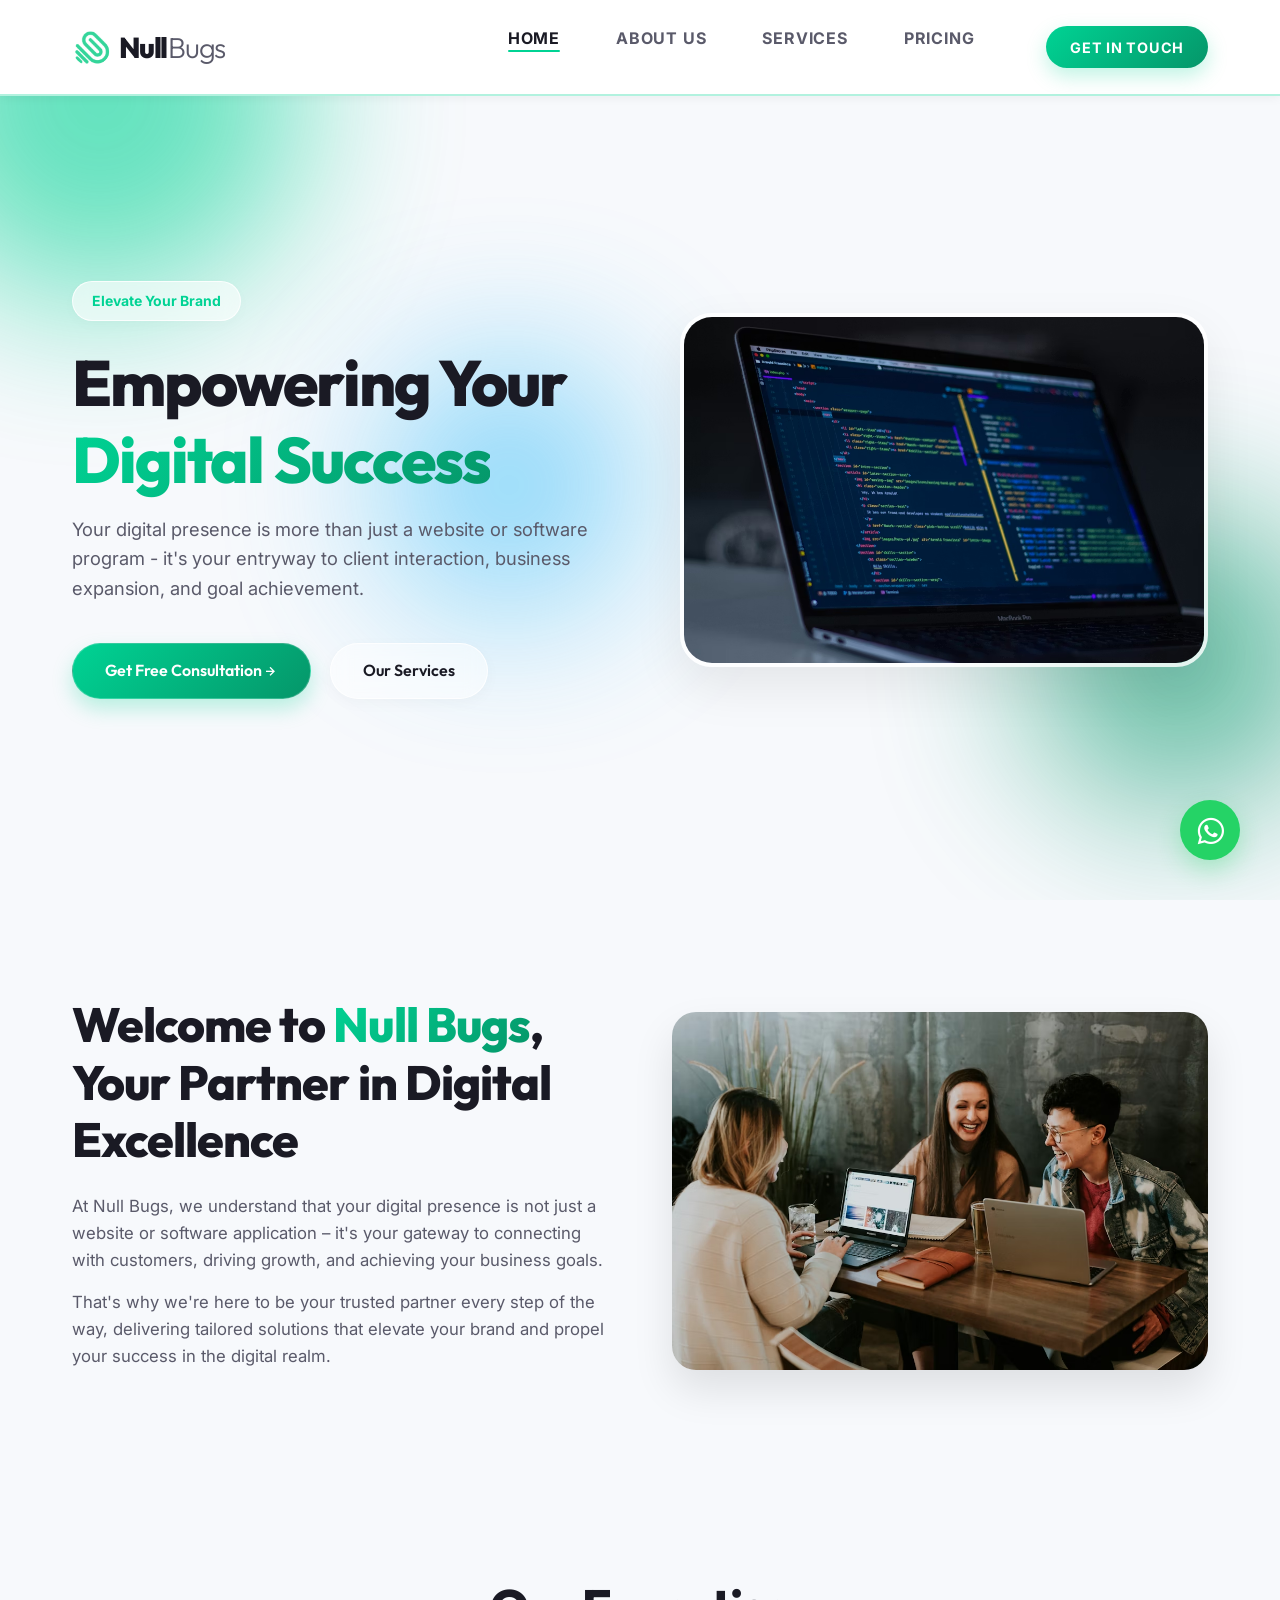
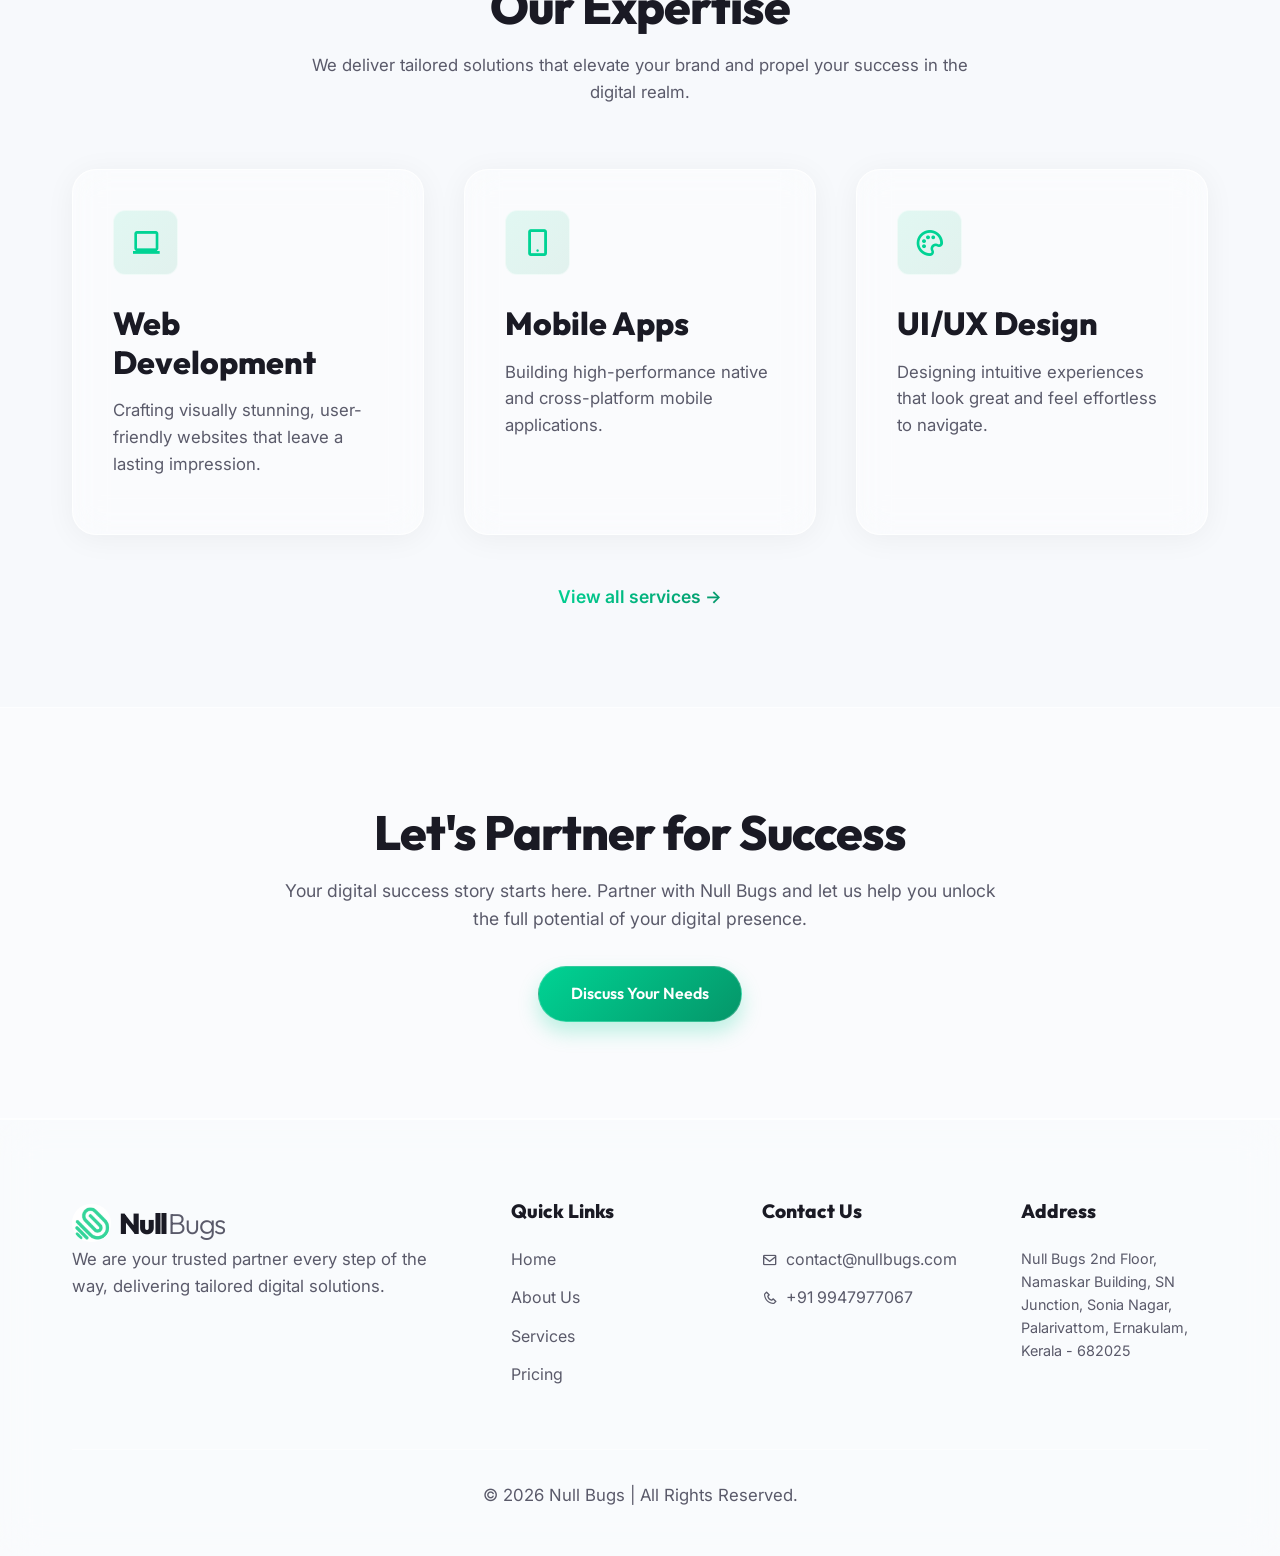
<file: index.html>
<!DOCTYPE html>
<html lang="en">

<head>
    <meta charset="UTF-8">
    <meta name="viewport" content="width=device-width, initial-scale=1.0">
    <title>Expert Web Development Services | Null Bugs</title>
    <meta name="description"
        content="Null Bugs offers expert web development, software development, and UI/UX services in Kerala, Bangalore, and Dubai.">
    <!-- Boxicons -->
    <link href='https://unpkg.com/boxicons@2.1.4/css/boxicons.min.css' rel='stylesheet'>
    <link rel="icon" type="image/png" href="images/logo.png">
    <!-- Custom CSS -->
    <link rel="stylesheet" href="css/style.css">
</head>

<body>
    <div class="background-blobs">
        <div class="blob blob-1"></div>
        <div class="blob blob-2"></div>
        <div class="blob blob-3"></div>
    </div>

    <!-- Navbar -->
    <nav class="navbar">
        <div class="container navbar-inner">
            <a href="index.html" class="logo">
                <img src="images/logo.png" alt="Null Bugs Logo" class="logo-img"> <span
                    class="logo-null">Null</span><span class="logo-bugs">Bugs</span>
            </a>

            <ul class="nav-links">
                <li><a href="index.html" class="nav-link">Home</a></li>
                <li><a href="about.html" class="nav-link">About Us</a></li>
                <li><a href="services.html" class="nav-link">Services</a></li>
                <li><a href="pricing.html" class="nav-link">Pricing</a></li>
                <li><a href="https://wa.link/3td1gr" target="_blank" class="nav-link btn-nav">Get in Touch</a></li>
            </ul>

            <button class="mobile-toggle">
                <i class='bx bx-menu'></i>
            </button>
        </div>
    </nav>

    <main>
        <!-- Hero Section -->
        <section class="hero" id="home">
            <div class="hero-bg"></div>
            <div class="container hero-wrap">
                <div class="hero-content fade-up">
                    <div class="badge">Elevate Your Brand</div>
                    <h1>Empowering Your <span class="text-gradient">Digital Success</span></h1>
                    <p>Your digital presence is more than just a website or software program - it's your entryway to
                        client interaction, business expansion, and goal achievement.</p>
                    <div class="hero-actions">
                        <a href="https://wa.link/qd15ty" target="_blank" class="btn btn-primary">Get Free Consultation
                            <i class='bx bx-right-arrow-alt'></i></a>
                        <a href="services.html" class="btn btn-outline">Our Services</a>
                    </div>
                </div>

                <div class="hero-graphic fade-up" style="transition-delay: 0.2s;">
                    <img src="images/img1.avif">
                </div>
            </div>
        </section>

        <!-- Welcome Section -->
        <section class="section">
            <div class="container grid-2 fade-up">
                <div>
                    <h2 style="margin-bottom: 1.5rem;">Welcome to <span class="text-gradient">Null Bugs</span>, Your
                        Partner in Digital Excellence</h2>
                    <p>
                        At Null Bugs, we understand that your digital presence is not just a website or software
                        application – it's your gateway to connecting with customers, driving growth, and achieving your
                        business goals.
                    </p>
                    <p>
                        That's why we're here to be your trusted partner every step of the way, delivering tailored
                        solutions that elevate your brand and propel your success in the digital realm.
                    </p>
                </div>
                <div>
                    <img src="images/img2.avif" alt="Consultation and Digital Strategy"
                        style="box-shadow: 0 20px 40px rgba(0, 0, 0, 0.1);">
                </div>
            </div>
        </section>

        <!-- Services Preview -->
        <section class="section" id="services">
            <div class="container">
                <div class="section-header fade-up">
                    <h2>Our Expertise</h2>
                    <p>We deliver tailored solutions that elevate your brand and propel your success in the digital
                        realm.</p>
                </div>

                <div class="grid-3">
                    <div class="card fade-up">
                        <div class="card-icon"><i class='bx bx-laptop'></i></div>
                        <h3>Web Development</h3>
                        <p>Crafting visually stunning, user-friendly websites that leave a lasting impression.</p>
                    </div>

                    <div class="card fade-up" style="transition-delay: 0.1s;">
                        <div class="card-icon"><i class='bx bx-mobile-alt'></i></div>
                        <h3>Mobile Apps</h3>
                        <p>Building high-performance native and cross-platform mobile applications.</p>
                    </div>

                    <div class="card fade-up" style="transition-delay: 0.2s;">
                        <div class="card-icon"><i class='bx bx-palette'></i></div>
                        <h3>UI/UX Design</h3>
                        <p>Designing intuitive experiences that look great and feel effortless to navigate.</p>
                    </div>
                </div>

                <div class="text-center" style="margin-top: 3rem;">
                    <a href="services.html" class="text-gradient" style="font-weight: 600; font-size: 1.1rem;">View all
                        services &rarr;</a>
                </div>
            </div>
        </section>





        <!-- Call to Action -->
        <section class="section"
            style="background: var(--surface-color); border-top: 1px solid var(--border-color); border-bottom: 1px solid var(--border-color);">
            <div class="container fade-up" style="text-align: center; max-width: 800px;">
                <h2>Let's Partner for Success</h2>
                <p style="font-size: 1.1rem; margin-bottom: 2rem;">Your digital success story starts here. Partner with
                    Null Bugs and let us help you unlock the full potential of your digital presence.</p>
                <a href="https://wa.link/9nzytn" target="_blank" class="btn btn-primary">Discuss Your Needs</a>
            </div>
        </section>
    </main>

    <!-- Footer -->
    <footer class="footer">
        <div class="container">
            <div class="footer-grid">
                <div class="footer-col">
                    <a href="index.html" class="logo footer-logo">
                        <img src="images/logo.png" alt="Null Bugs Logo" class="logo-img"> <span
                            class="logo-null">Null</span><span class="logo-bugs">Bugs</span>
                    </a>
                    <p>We are your trusted partner every step of the way, delivering tailored digital solutions.</p>
                </div>

                <div class="footer-col">
                    <h4>Quick Links</h4>
                    <ul class="footer-links">
                        <li><a href="index.html">Home</a></li>
                        <li><a href="about.html">About Us</a></li>
                        <li><a href="services.html">Services</a></li>
                        <li><a href="pricing.html">Pricing</a></li>
                    </ul>
                </div>

                <div class="footer-col">
                    <h4>Contact Us</h4>
                    <div class="footer-contact">
                        <a href="index.html"><i class='bx bx-envelope'></i> contact@nullbugs.com</a>
                        <a href="https://wa.link/3td1gr" target="_blank"><i class='bx bx-phone'></i> +91 9947977067</a>
                    </div>
                </div>

                <div class="footer-col">
                    <h4>Address</h4>
                    <a href="https://www.google.com/maps/search/?api=1&query=Null+Bugs+Namaskar+Building+SN+Junction+Palarivattom+Ernakulam"
                        target="_blank" class="footer-address-link">
                        Null Bugs 2nd Floor, Namaskar Building, SN Junction, Sonia Nagar, Palarivattom, Ernakulam,
                        Kerala - 682025
                    </a>
                </div>
            </div>

            <div class="footer-bottom">
                <p>&copy;
                    <script>document.write(new Date().getFullYear());</script> Null Bugs | All Rights Reserved.
                </p>
            </div>
        </div>
    </footer>

    <!-- WhatsApp Float -->
    <a href="https://wa.link/3td1gr" class="whatsapp-float" target="_blank">
        <i class='bx bxl-whatsapp'></i>
    </a>

    <!-- Custom JS -->
    <script src="js/main.js"></script>
</body>

</html>
</file>
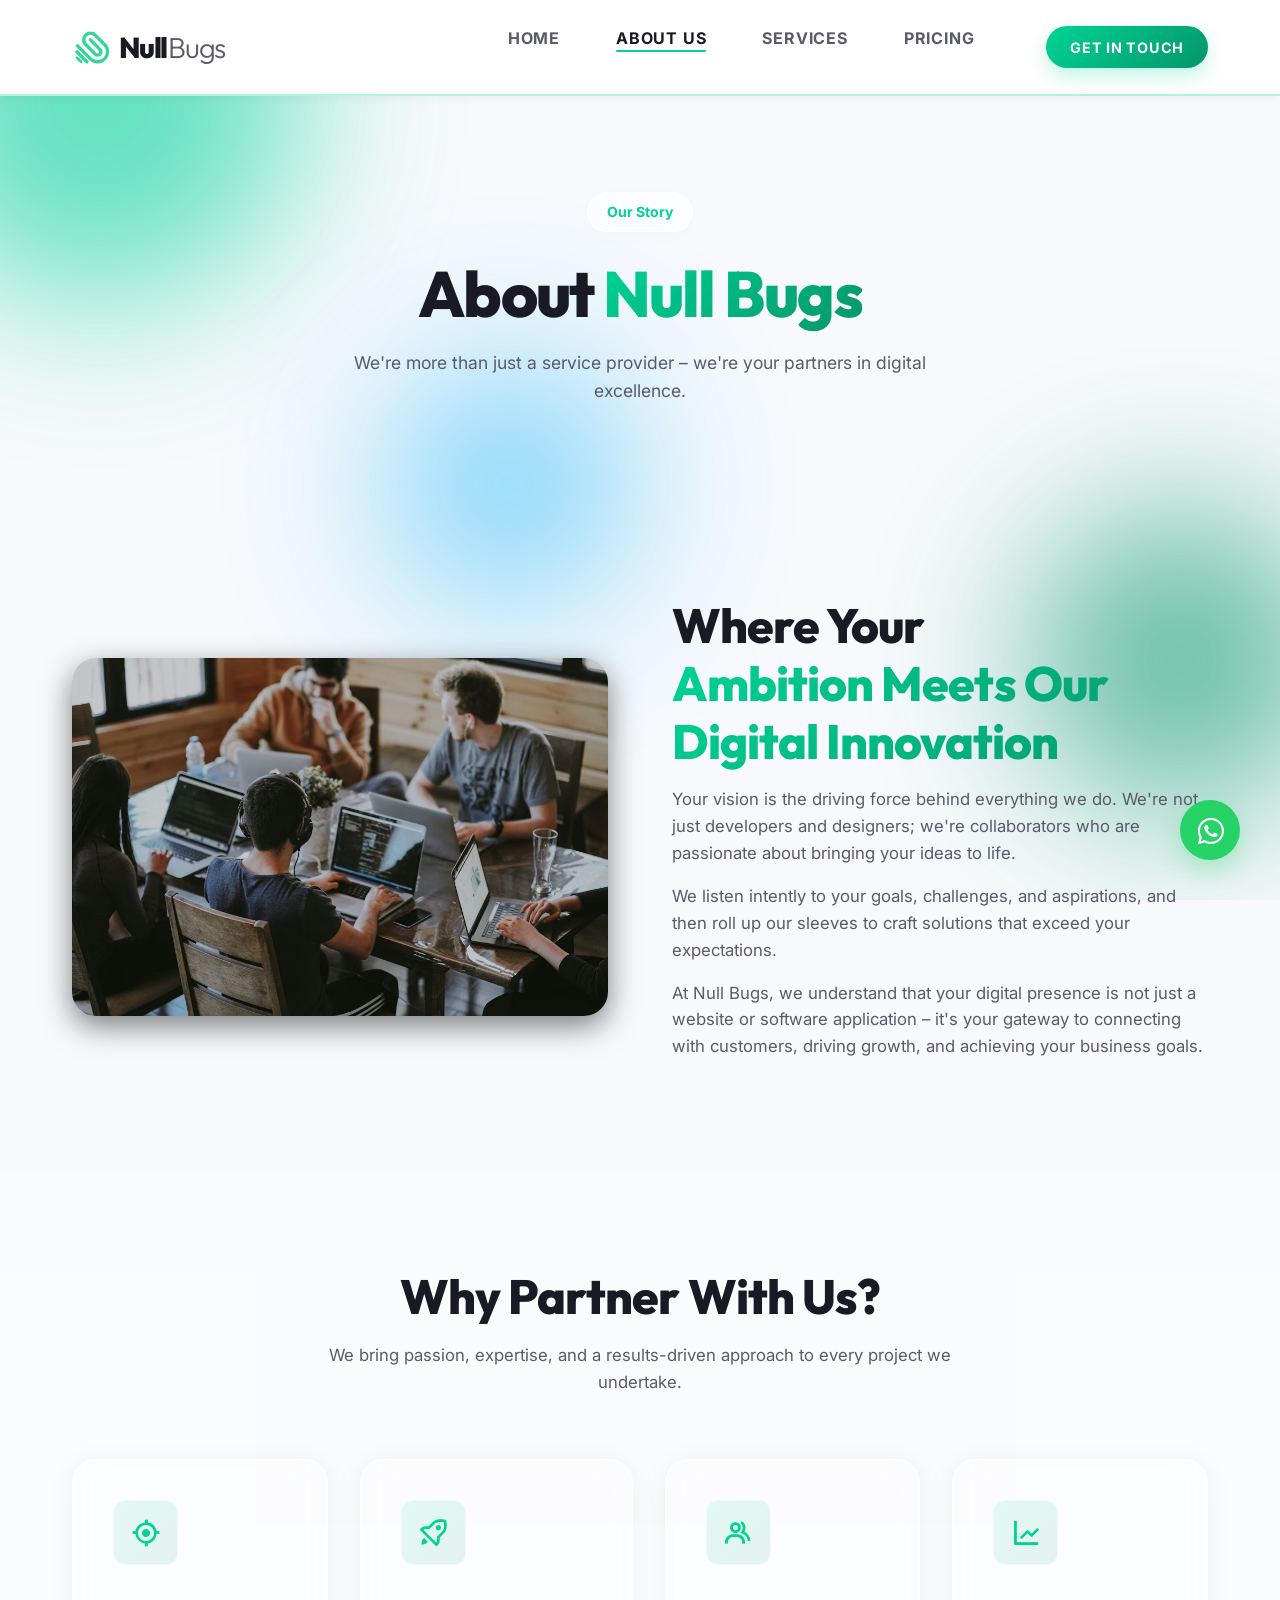
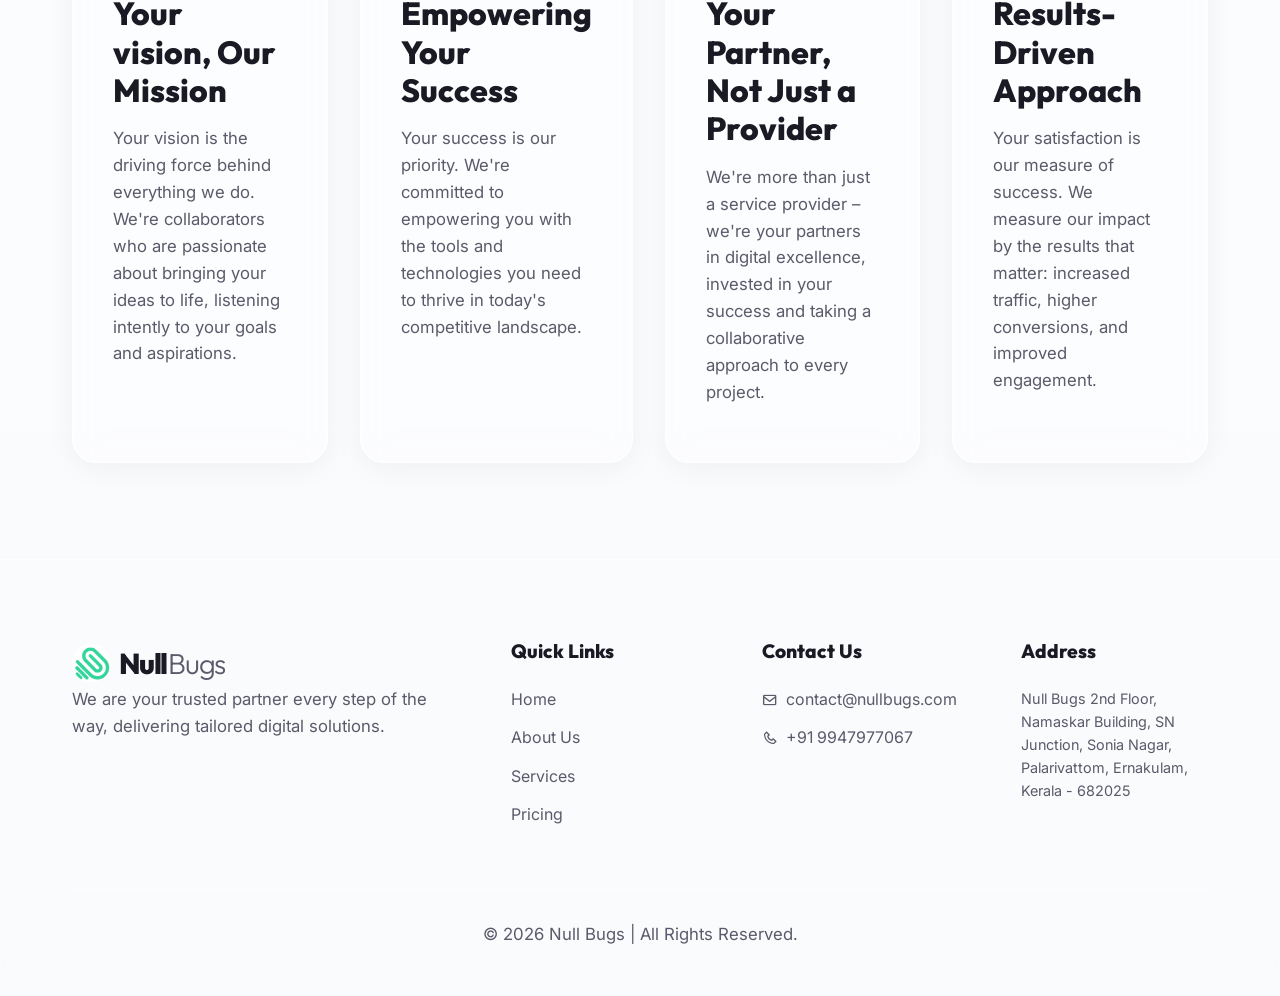
<file: about.html>
<!DOCTYPE html>
<html lang="en">

<head>
    <meta charset="UTF-8">
    <meta name="viewport" content="width=device-width, initial-scale=1.0">
    <title>About Us | Null Bugs</title>
    <meta name="description"
        content="Learn about Null Bugs, our mission, vision, and the team driving digital excellence.">
    <!-- Boxicons -->
    <link href='https://unpkg.com/boxicons@2.1.4/css/boxicons.min.css' rel='stylesheet'>
    <link rel="icon" type="image/png" href="images/logo.png">
    <!-- Custom CSS -->
    <link rel="stylesheet" href="css/style.css">
</head>

<body>
    <div class="background-blobs">
        <div class="blob blob-1"></div>
        <div class="blob blob-2"></div>
        <div class="blob blob-3"></div>
    </div>

    <!-- Navbar -->
    <nav class="navbar">
        <div class="container navbar-inner">
            <a href="index.html" class="logo">
                <img src="images/logo.png" alt="Null Bugs Logo" class="logo-img"> <span
                    class="logo-null">Null</span><span class="logo-bugs">Bugs</span>
            </a>
            <ul class="nav-links">
                <li><a href="index.html" class="nav-link">Home</a></li>
                <li><a href="about.html" class="nav-link">About Us</a></li>
                <li><a href="services.html" class="nav-link">Services</a></li>
                <li><a href="pricing.html" class="nav-link">Pricing</a></li>
                <li><a href="https://wa.link/3td1gr" target="_blank" class="nav-link btn-nav">Get in Touch</a></li>
            </ul>
            <button class="mobile-toggle">
                <i class='bx bx-menu'></i>
            </button>
        </div>
    </nav>

    <main>
        <!-- Page Header -->
        <section class="page-header">
            <div class="container fade-up">
                <div class="badge">Our Story</div>
                <h1>About <span class="text-gradient">Null Bugs</span></h1>
                <p style="max-width: 600px; margin: 0 auto; font-size: 1.1rem;">We're more than just a service provider
                    – we're your partners in digital excellence.</p>
            </div>
        </section>

        <!-- Mission & Vision -->
        <section class="section">
            <div class="container grid-2 fade-up">
                <div>
                    <img src="images/img3.avif" alt="Team meeting"
                        style="border-radius: var(--radius-lg); box-shadow: 0 10px 30px rgba(0,0,0,0.5);">
                </div>
                <div>
                    <h2>Where Your <span class="text-gradient">Ambition Meets Our Digital Innovation</span></h2>
                    <p>Your vision is the driving force behind everything we do. We're not just developers and
                        designers; we're collaborators who are passionate about bringing your ideas to life.</p>
                    <p>We listen intently to your goals, challenges, and aspirations, and then roll up our sleeves to
                        craft solutions that exceed your expectations.</p>
                    <p>At Null Bugs, we understand that your digital presence is not just a website or software
                        application – it's your gateway to connecting with customers, driving growth, and achieving your
                        business goals.</p>
                </div>
            </div>
        </section>

        <!-- Why Partner With Us -->
        <section class="section" style="background: var(--surface-color);">
            <div class="container">
                <div class="section-header fade-up">
                    <h2>Why Partner With Us?</h2>
                    <p>We bring passion, expertise, and a results-driven approach to every project we undertake.</p>
                </div>

                <div class="grid-4">
                    <div class="card fade-up">
                        <div class="card-icon"><i class='bx bx-target-lock'></i></div>
                        <h3>Your vision, Our Mission</h3>
                        <p>Your vision is the driving force behind everything we do. We're collaborators who are
                            passionate about bringing your ideas to life, listening intently to your goals and
                            aspirations.</p>
                    </div>

                    <div class="card fade-up" style="transition-delay: 0.1s;">
                        <div class="card-icon"><i class='bx bx-rocket'></i></div>
                        <h3>Empowering Your Success</h3>
                        <p>Your success is our priority. We're committed to empowering you with the tools and
                            technologies you need to thrive in today's competitive landscape.</p>
                    </div>

                    <div class="card fade-up" style="transition-delay: 0.2s;">
                        <div class="card-icon"><i class='bx bx-group'></i></div>
                        <h3>Your Partner, Not Just a Provider</h3>
                        <p>We're more than just a service provider – we're your partners in digital excellence, invested
                            in your success and taking a collaborative approach to every project.</p>
                    </div>

                    <div class="card fade-up" style="transition-delay: 0.3s;">
                        <div class="card-icon"><i class='bx bx-line-chart'></i></div>
                        <h3>Results-Driven Approach</h3>
                        <p>Your satisfaction is our measure of success. We measure our impact by the results that
                            matter: increased traffic, higher conversions, and improved engagement.</p>
                    </div>
                </div>
            </div>
        </section>
    </main>

    <!-- Footer -->
    <footer class="footer">
        <div class="container">
            <div class="footer-grid">
                <div class="footer-col">
                    <a href="index.html" class="logo footer-logo">
                        <img src="images/logo.png" alt="Null Bugs Logo" class="logo-img"> <span
                            class="logo-null">Null</span><span class="logo-bugs">Bugs</span>
                    </a>
                    <p>We are your trusted partner every step of the way, delivering tailored digital solutions.</p>
                </div>

                <div class="footer-col">
                    <h4>Quick Links</h4>
                    <ul class="footer-links">
                        <li><a href="index.html">Home</a></li>
                        <li><a href="about.html">About Us</a></li>
                        <li><a href="services.html">Services</a></li>
                        <li><a href="pricing.html">Pricing</a></li>
                    </ul>
                </div>

                <div class="footer-col">
                    <h4>Contact Us</h4>
                    <div class="footer-contact">
                        <a href="index.html"><i class='bx bx-envelope'></i> contact@nullbugs.com</a>
                        <a href="https://wa.link/3td1gr" target="_blank"><i class='bx bx-phone'></i> +91 9947977067</a>
                    </div>
                </div>

                <div class="footer-col">
                    <h4>Address</h4>
                    <a href="https://www.google.com/maps/search/?api=1&query=Null+Bugs+Namaskar+Building+SN+Junction+Palarivattom+Ernakulam"
                        target="_blank" class="footer-address-link">
                        Null Bugs 2nd Floor, Namaskar Building, SN Junction, Sonia Nagar, Palarivattom, Ernakulam,
                        Kerala - 682025
                    </a>
                </div>
            </div>
            <div class="footer-bottom">
                <p>&copy;
                    <script>document.write(new Date().getFullYear());</script> Null Bugs | All Rights Reserved.
                </p>
            </div>
        </div>
    </footer>

    <!-- WhatsApp Float -->
    <a href="https://wa.link/3td1gr" class="whatsapp-float" target="_blank">
        <i class='bx bxl-whatsapp'></i>
    </a>

    <!-- Custom JS -->
    <script src="js/main.js"></script>
</body>

</html>
</file>
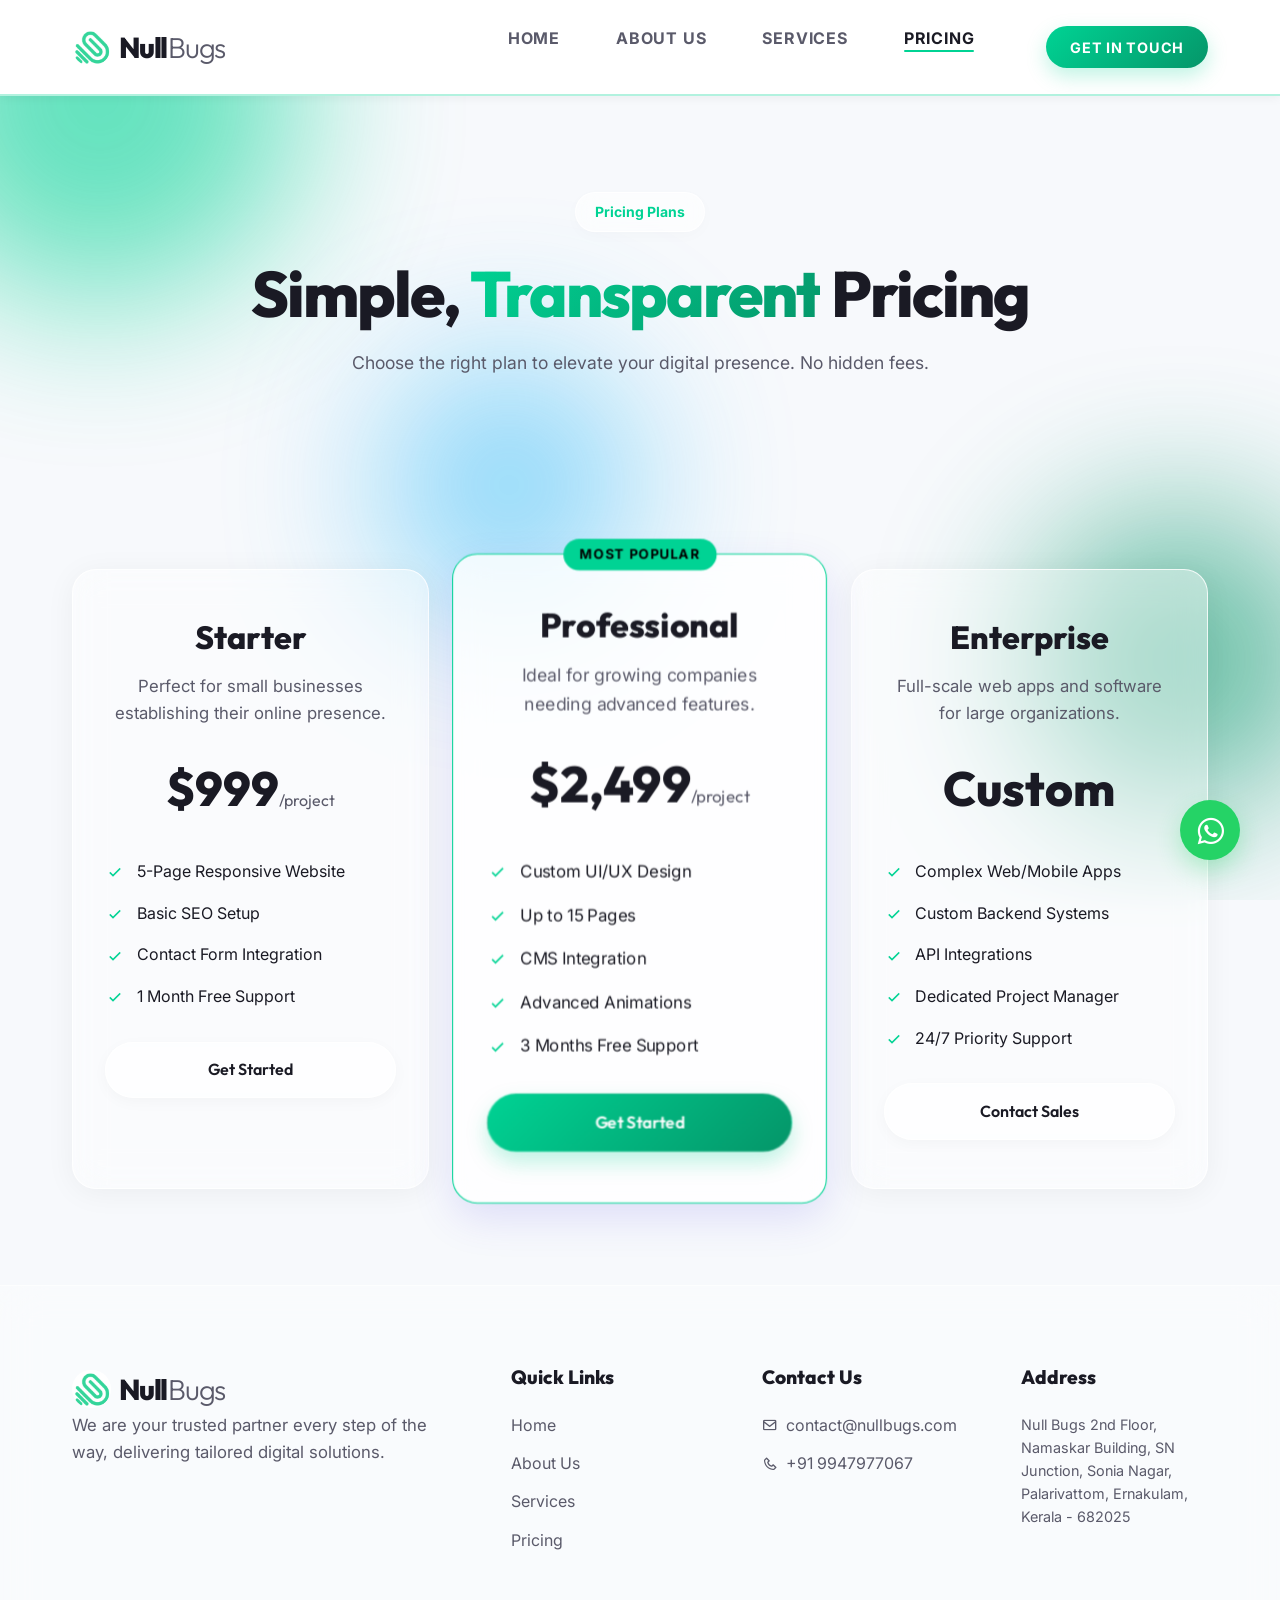
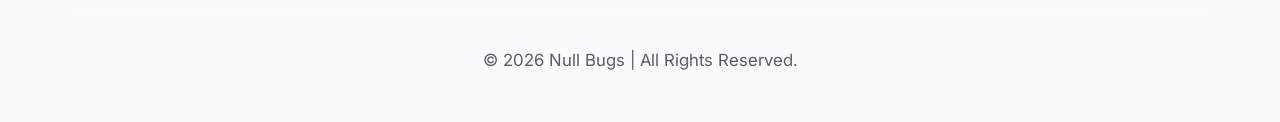
<file: pricing.html>
<!DOCTYPE html>
<html lang="en">
<head>
    <meta charset="UTF-8">
    <meta name="viewport" content="width=device-width, initial-scale=1.0">
    <title>Pricing | Null Bugs</title>
    <meta name="description" content="Simple, transparent pricing for Null Bugs web and software development services.">
    <!-- Boxicons -->
    <link href='https://unpkg.com/boxicons@2.1.4/css/boxicons.min.css' rel='stylesheet'>
    <link rel="icon" type="image/png" href="images/logo.png">
    <!-- Custom CSS -->
    <link rel="stylesheet" href="css/style.css">
    <style>
        .pricing-grid {
            display: grid;
            grid-template-columns: repeat(3, 1fr);
            gap: 2rem;
            align-items: center;
        }
        
        .pricing-card {
            text-align: center;
            padding: 3rem 2rem;
            position: relative;
        }
        
        .pricing-card.popular {
            border-color: var(--accent);
            box-shadow: 0 15px 40px rgba(79, 70, 229, 0.15);
            background: var(--surface-color-light);
            transform: scale(1.05);
            z-index: 2;
        }
        .pricing-card.popular:hover {
            transform: scale(1.05) translateY(-5px);
        }

        .popular-badge {
            position: absolute;
            top: -15px;
            left: 50%;
            transform: translateX(-50%);
            background: var(--accent);
            color: #000;
            padding: 0.3rem 1rem;
            border-radius: 50px;
            font-size: 0.8rem;
            font-weight: 700;
            text-transform: uppercase;
            letter-spacing: 1px;
        }

        .price {
            font-size: 3rem;
            font-family: var(--font-heading);
            font-weight: 800;
            margin: 1.5rem 0;
            color: var(--text-main);
        }
        .price span {
            font-size: 1rem;
            color: var(--text-muted);
            font-weight: 400;
        }

        .features-list {
            margin: 2rem 0;
            text-align: left;
        }
        .features-list li {
            margin-bottom: 1rem;
            display: flex;
            align-items: center;
            gap: 0.8rem;
        }
        .features-list i {
            color: var(--accent);
            font-size: 1.2rem;
        }
        
        @media (max-width: 992px) {
            .pricing-grid {
                grid-template-columns: 1fr;
                max-width: 500px;
                margin: 0 auto;
            }
            .pricing-card.popular {
                transform: scale(1);
            }
            .pricing-card.popular:hover {
                transform: translateY(-5px);
            }
        }
    </style>
</head>
<body>
    <div class="background-blobs">
        <div class="blob blob-1"></div>
        <div class="blob blob-2"></div>
        <div class="blob blob-3"></div>
    </div>

    <!-- Navbar -->
    <nav class="navbar">
        <div class="container navbar-inner">
            <a href="index.html" class="logo">
                <img src="images/logo.png" alt="Null Bugs Logo" class="logo-img"> <span class="logo-null">Null</span><span class="logo-bugs">Bugs</span>
            </a>
            <ul class="nav-links">
                <li><a href="index.html" class="nav-link">Home</a></li>
                <li><a href="about.html" class="nav-link">About Us</a></li>
                <li><a href="services.html" class="nav-link">Services</a></li>
                <li><a href="pricing.html" class="nav-link">Pricing</a></li>
                <li><a href="https://wa.link/3td1gr" target="_blank" class="nav-link btn-nav">Get in Touch</a></li>
            </ul>
            <button class="mobile-toggle">
                <i class='bx bx-menu'></i>
            </button>
        </div>
    </nav>

    <!-- Page Header -->
    <section class="page-header">
        <div class="container fade-up">
            <div class="badge">Pricing Plans</div>
            <h1>Simple, <span class="text-gradient">Transparent</span> Pricing</h1>
            <p style="max-width: 600px; margin: 0 auto; font-size: 1.1rem;">Choose the right plan to elevate your digital presence. No hidden fees.</p>
        </div>
    </section>

    <!-- Pricing Section -->
    <section class="section">
        <div class="container">
            <div class="pricing-grid">
                <!-- Basic Plan -->
                <div class="card pricing-card fade-up">
                    <h3>Starter</h3>
                    <p>Perfect for small businesses establishing their online presence.</p>
                    <div class="price">$999<span>/project</span></div>
                    <ul class="features-list">
                        <li><i class='bx bx-check'></i> 5-Page Responsive Website</li>
                        <li><i class='bx bx-check'></i> Basic SEO Setup</li>
                        <li><i class='bx bx-check'></i> Contact Form Integration</li>
                        <li><i class='bx bx-check'></i> 1 Month Free Support</li>
                    </ul>
                    <a href="https://wa.link/qd15ty" class="btn btn-outline" style="width: 100%;">Get Started</a>
                </div>

                <!-- Pro Plan (Popular) -->
                <div class="card pricing-card popular fade-up" style="transition-delay: 0.1s;">
                    <div class="popular-badge">Most Popular</div>
                    <h3>Professional</h3>
                    <p>Ideal for growing companies needing advanced features.</p>
                    <div class="price">$2,499<span>/project</span></div>
                    <ul class="features-list">
                        <li><i class='bx bx-check'></i> Custom UI/UX Design</li>
                        <li><i class='bx bx-check'></i> Up to 15 Pages</li>
                        <li><i class='bx bx-check'></i> CMS Integration</li>
                        <li><i class='bx bx-check'></i> Advanced Animations</li>
                        <li><i class='bx bx-check'></i> 3 Months Free Support</li>
                    </ul>
                    <a href="https://wa.link/qd15ty" class="btn btn-primary" style="width: 100%;">Get Started</a>
                </div>

                <!-- Enterprise Plan -->
                <div class="card pricing-card fade-up" style="transition-delay: 0.2s;">
                    <h3>Enterprise</h3>
                    <p>Full-scale web apps and software for large organizations.</p>
                    <div class="price">Custom</div>
                    <ul class="features-list">
                        <li><i class='bx bx-check'></i> Complex Web/Mobile Apps</li>
                        <li><i class='bx bx-check'></i> Custom Backend Systems</li>
                        <li><i class='bx bx-check'></i> API Integrations</li>
                        <li><i class='bx bx-check'></i> Dedicated Project Manager</li>
                        <li><i class='bx bx-check'></i> 24/7 Priority Support</li>
                    </ul>
                    <a href="https://calendar.app.google/tfRWBZpxphkRM7Uk7" class="btn btn-outline" style="width: 100%;">Contact Sales</a>
                </div>
            </div>
        </div>
    </section>

    <!-- Footer -->
    <footer class="footer">
        <div class="container">
            <div class="footer-grid">
                <div class="footer-col">
                    <a href="index.html" class="logo footer-logo">
                        <img src="images/logo.png" alt="Null Bugs Logo" class="logo-img"> <span class="logo-null">Null</span><span class="logo-bugs">Bugs</span>
                    </a>
                    <p>We are your trusted partner every step of the way, delivering tailored digital solutions.</p>
                </div>
                <div class="footer-col">
                    <h4>Quick Links</h4>
                    <ul class="footer-links">
                        <li><a href="index.html">Home</a></li>
                        <li><a href="about.html">About Us</a></li>
                        <li><a href="services.html">Services</a></li>
                        <li><a href="pricing.html">Pricing</a></li>
                    </ul>
                </div>
                <div class="footer-col">
                    <h4>Contact Us</h4>
                    <div class="footer-contact">
                        <a href="index.html"><i class='bx bx-envelope'></i> contact@nullbugs.com</a>
                        <a href="https://wa.link/3td1gr" target="_blank"><i class='bx bx-phone'></i> +91 9947977067</a>
                    </div>
                </div>
                <div class="footer-col">
                    <h4>Address</h4>
                    <a href="https://www.google.com/maps/search/?api=1&query=Null+Bugs+Namaskar+Building+SN+Junction+Palarivattom+Ernakulam" target="_blank" class="footer-address-link">
                        Null Bugs 2nd Floor, Namaskar Building, SN Junction, Sonia Nagar, Palarivattom, Ernakulam, Kerala - 682025
                    </a>
                </div>
            </div>
            <div class="footer-bottom">
                <p>&copy; <script>document.write(new Date().getFullYear());</script> Null Bugs | All Rights Reserved.</p>
            </div>
        </div>
    </footer>

    <!-- WhatsApp Float -->
    <a href="https://wa.link/3td1gr" class="whatsapp-float" target="_blank">
        <i class='bx bxl-whatsapp'></i>
    </a>

    <!-- Custom JS -->
    <script src="js/main.js"></script>
</body>
</html>
</file>
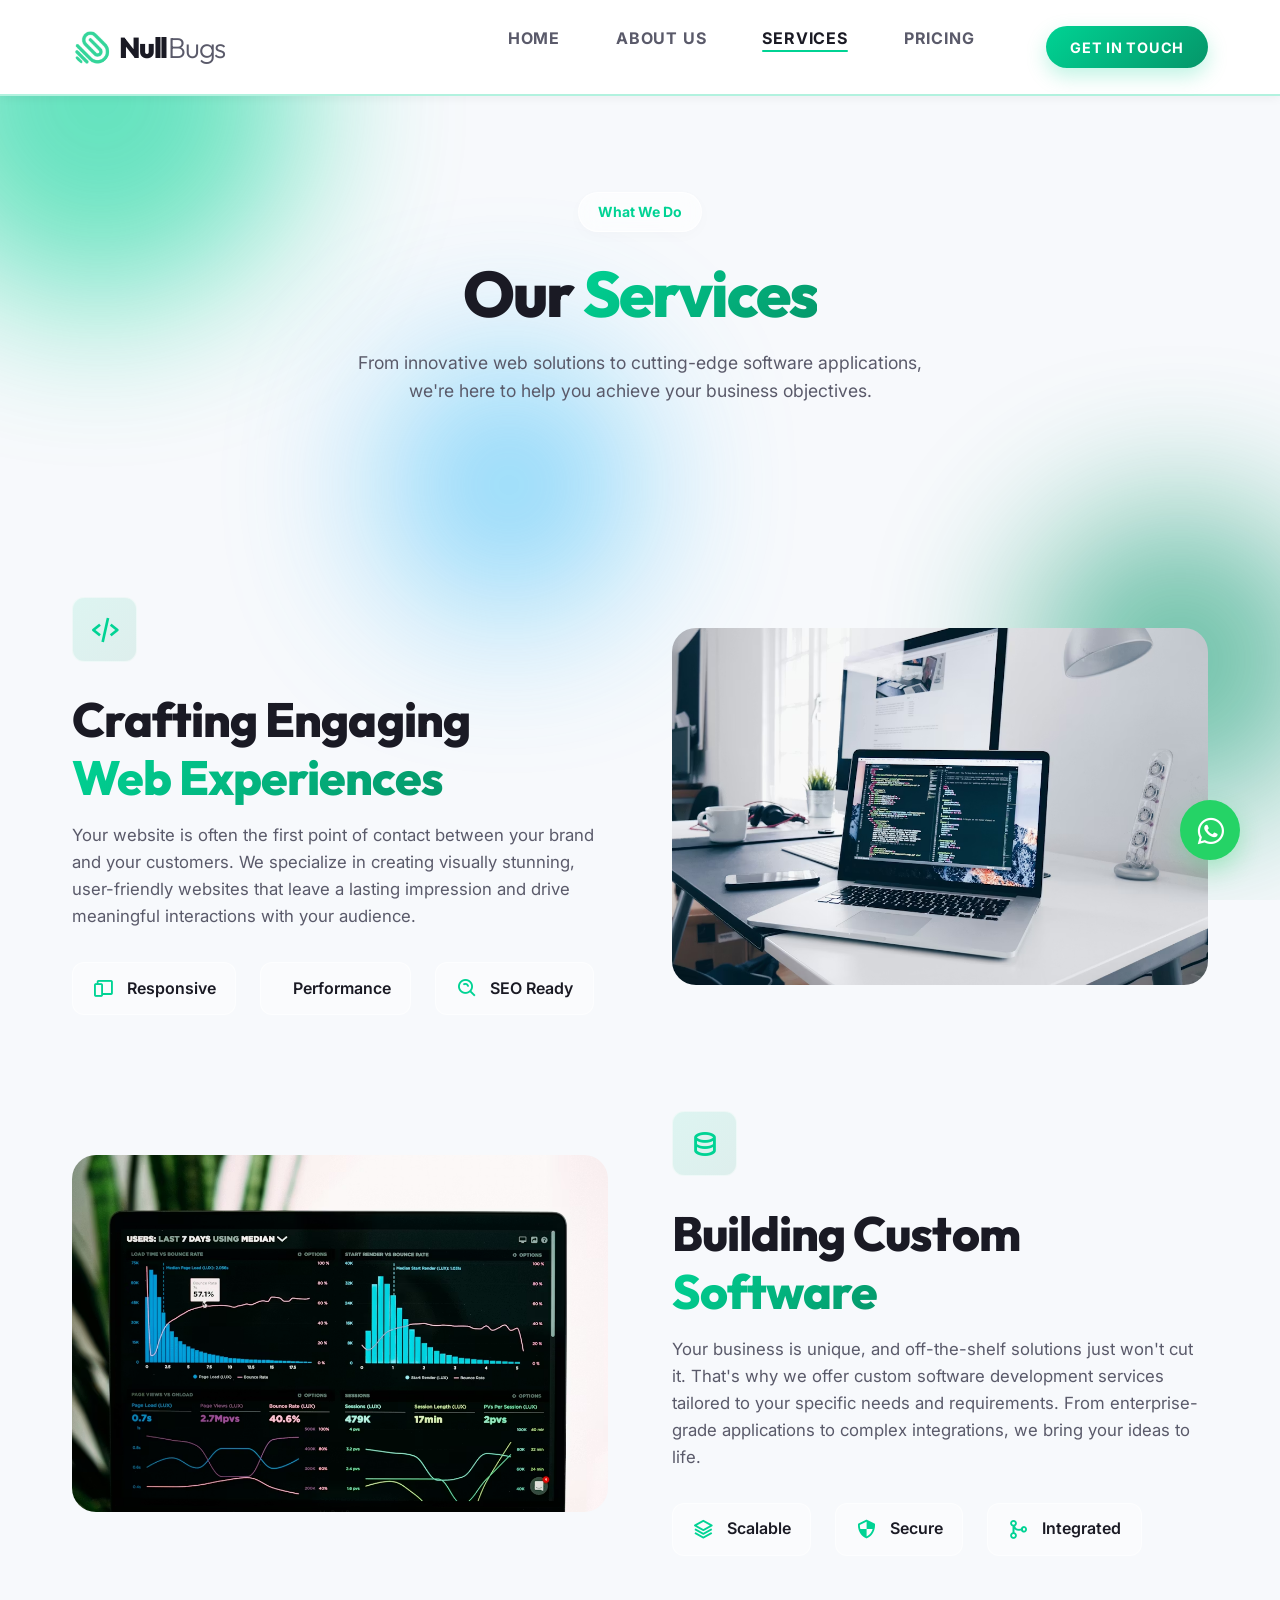
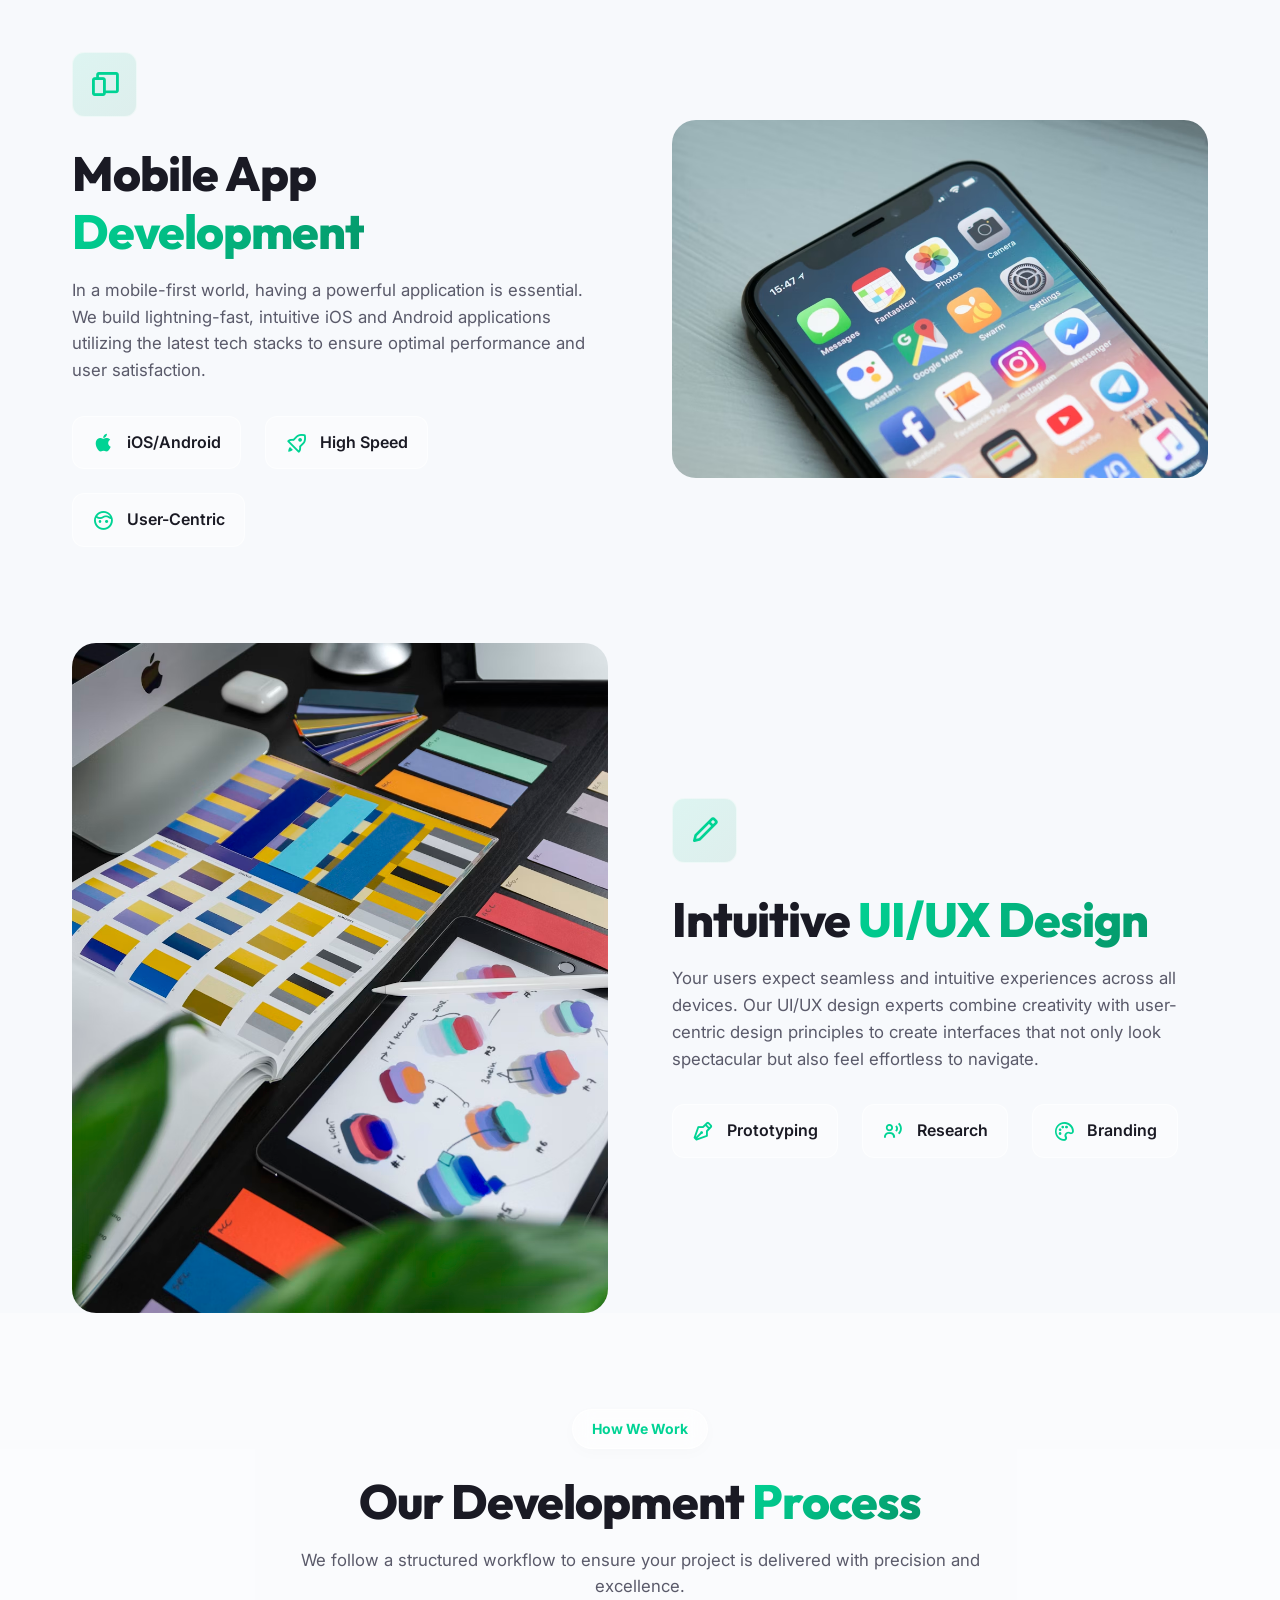
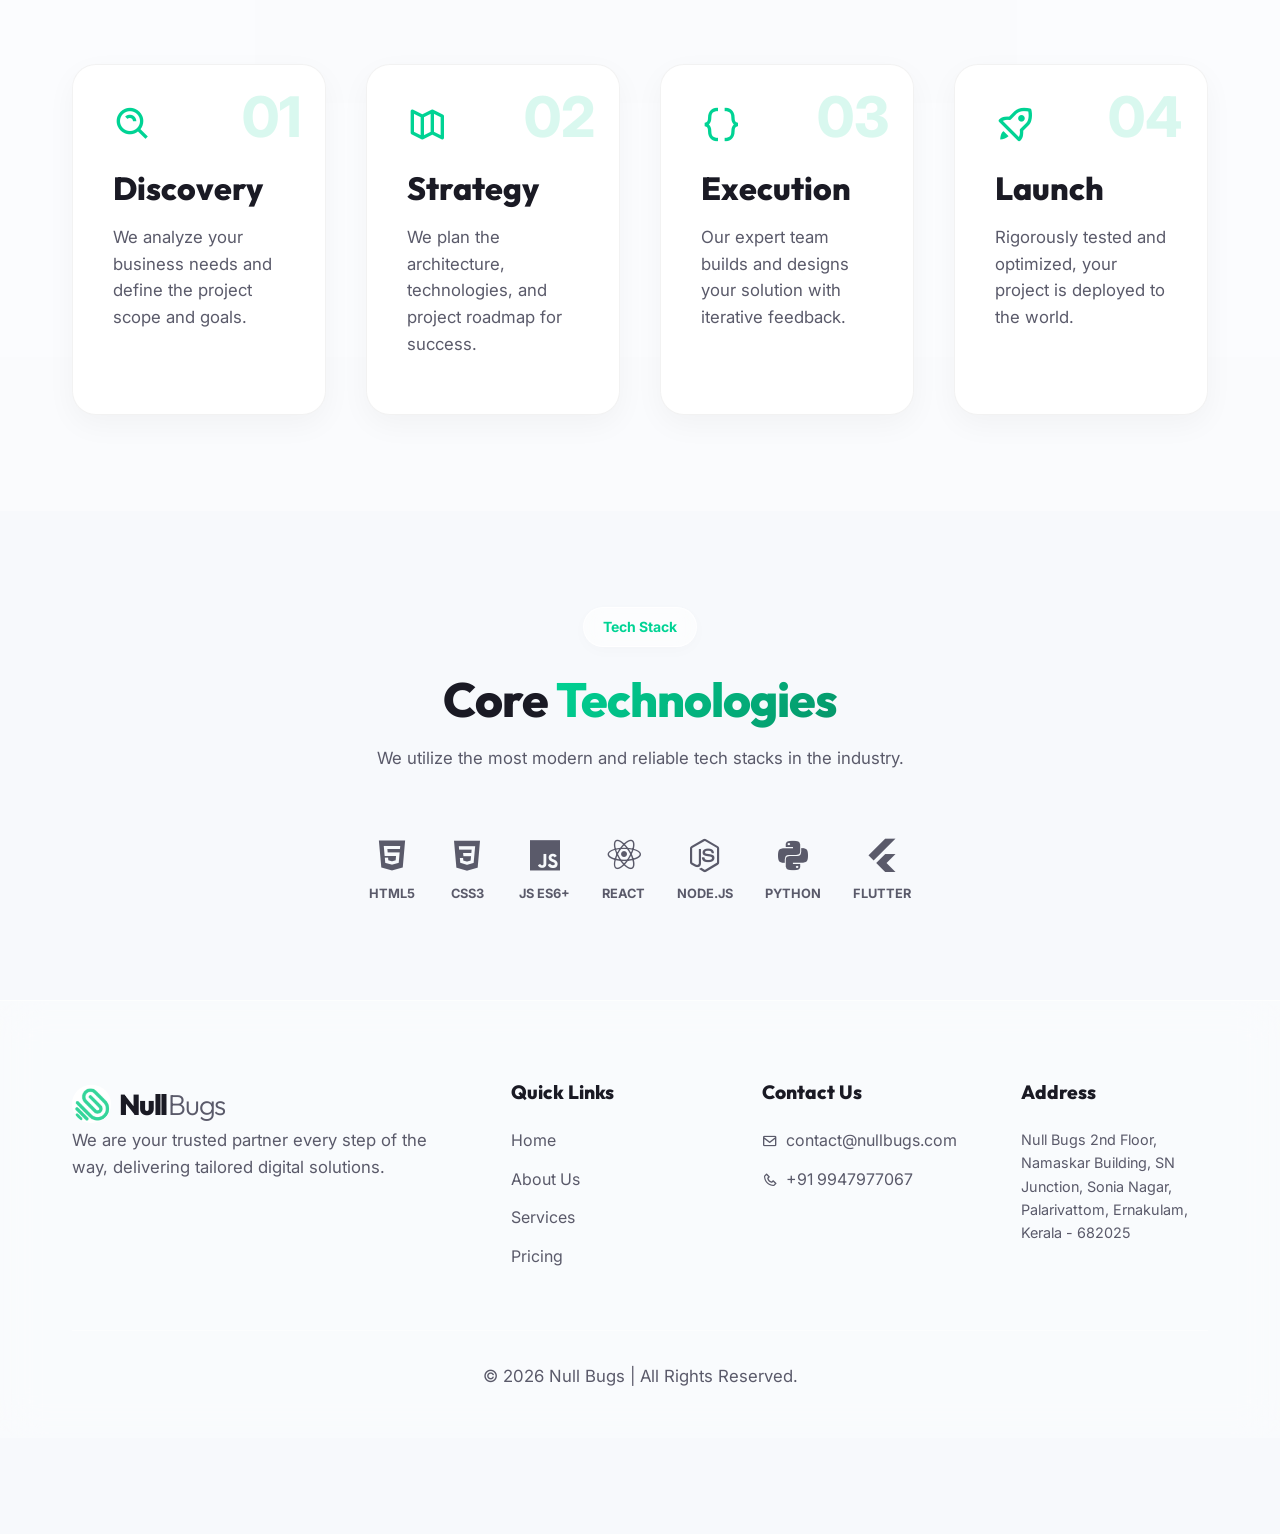
<file: services.html>
<!DOCTYPE html>
<html lang="en">

<head>
    <meta charset="UTF-8">
    <meta name="viewport" content="width=device-width, initial-scale=1.0">
    <title>Services | Null Bugs</title>
    <meta name="description"
        content="Explore the range of digital services provided by Null Bugs, including Web Development, Mobile Apps, and UI/UX.">
    <!-- Boxicons -->
    <link href='https://unpkg.com/boxicons@2.1.4/css/boxicons.min.css' rel='stylesheet'>
    <link rel="icon" type="image/png" href="images/logo.png">
    <!-- Custom CSS -->
    <link rel="stylesheet" href="css/style.css">
</head>

<body>
    <div class="background-blobs">
        <div class="blob blob-1"></div>
        <div class="blob blob-2"></div>
        <div class="blob blob-3"></div>
    </div>

    <!-- Navbar -->
    <nav class="navbar">
        <div class="container navbar-inner">
            <a href="index.html" class="logo">
                <img src="images/logo.png" alt="Null Bugs Logo" class="logo-img"> <span
                    class="logo-null">Null</span><span class="logo-bugs">Bugs</span>
            </a>
            <ul class="nav-links">
                <li><a href="index.html" class="nav-link">Home</a></li>
                <li><a href="about.html" class="nav-link">About Us</a></li>
                <li><a href="services.html" class="nav-link">Services</a></li>
                <li><a href="pricing.html" class="nav-link">Pricing</a></li>
                <li><a href="https://wa.link/3td1gr" target="_blank" class="nav-link btn-nav">Get in Touch</a></li>
            </ul>
            <button class="mobile-toggle">
                <i class='bx bx-menu'></i>
            </button>
        </div>
    </nav>

    <!-- Page Header -->
    <section class="page-header">
        <div class="container fade-up">
            <div class="badge">What We Do</div>
            <h1>Our <span class="text-gradient">Services</span></h1>
            <p style="max-width: 600px; margin: 0 auto; font-size: 1.1rem;">From innovative web solutions to
                cutting-edge software applications, we're here to help you achieve your business objectives.</p>
        </div>
    </section>

    <!-- Detailed Services -->
    <section class="section">
        <div class="container">
            <div class="grid-2 fade-up" style="margin-bottom: 6rem;">
                <div style="order: 1;">
                    <div class="card-icon"><i class='bx bx-code-alt'></i></div>
                    <h2>Crafting Engaging <span class="text-gradient">Web Experiences</span></h2>
                    <p>Your website is often the first point of contact between your brand and your customers. We
                        specialize in creating visually stunning, user-friendly websites that leave a lasting impression
                        and drive meaningful interactions with your audience.</p>
                    <div class="pillar-list">
                        <div class="pillar-item"><i class='bx bx-devices'></i> Responsive</div>
                        <div class="pillar-item"><i class='bx bx-bolt'></i> Performance</div>
                        <div class="pillar-item"><i class='bx bx-search-alt'></i> SEO Ready</div>
                    </div>
                </div>
                <div style="order: 2;">
                    <img src="images/img4.avif" alt="Web Development"
                        style="border-radius: var(--radius-lg); width: 100%;">
                </div>
            </div>

            <div class="grid-2 fade-up" style="margin-bottom: 6rem;">
                <div style="order: 2;">
                    <div class="card-icon"><i class='bx bx-data'></i></div>
                    <h2>Building Custom <span class="text-gradient">Software</span></h2>
                    <p>Your business is unique, and off-the-shelf solutions just won't cut it. That's why we offer
                        custom software development services tailored to your specific needs and requirements. From
                        enterprise-grade applications to complex integrations, we bring your ideas to life.</p>
                    <div class="pillar-list">
                        <div class="pillar-item"><i class='bx bx-layer'></i> Scalable</div>
                        <div class="pillar-item"><i class='bx bx-shield-quarter'></i> Secure</div>
                        <div class="pillar-item"><i class='bx bx-git-merge'></i> Integrated</div>
                    </div>
                </div>
                <div style="order: 1;">
                    <img src="images/img5.avif" alt="Software Development"
                        style="border-radius: var(--radius-lg); width: 100%;">
                </div>
            </div>

            <div class="grid-2 fade-up" style="margin-bottom: 6rem;">
                <div style="order: 1;">
                    <div class="card-icon"><i class='bx bx-devices'></i></div>
                    <h2>Mobile App <span class="text-gradient">Development</span></h2>
                    <p>In a mobile-first world, having a powerful application is essential. We build lightning-fast,
                        intuitive iOS and Android applications utilizing the latest tech stacks to ensure optimal
                        performance and user satisfaction.</p>
                    <div class="pillar-list">
                        <div class="pillar-item"><i class='bx bxl-apple'></i> iOS/Android</div>
                        <div class="pillar-item"><i class='bx bx-rocket'></i> High Speed</div>
                        <div class="pillar-item"><i class='bx bx-face'></i> User-Centric</div>
                    </div>
                </div>
                <div style="order: 2;">
                    <img src="images/img6.avif"
                        alt="Mobile Development" style="border-radius: var(--radius-lg); width: 100%;">
                </div>
            </div>

            <div class="grid-2 fade-up">
                <div style="order: 2;">
                    <div class="card-icon"><i class='bx bx-pencil'></i></div>
                    <h2>Intuitive <span class="text-gradient">UI/UX Design</span></h2>
                    <p>Your users expect seamless and intuitive experiences across all devices. Our UI/UX design experts
                        combine creativity with user-centric design principles to create interfaces that not only look
                        spectacular but also feel effortless to navigate.</p>
                    <div class="pillar-list">
                        <div class="pillar-item"><i class='bx bx-pen'></i> Prototyping</div>
                        <div class="pillar-item"><i class='bx bx-user-voice'></i> Research</div>
                        <div class="pillar-item"><i class='bx bx-palette'></i> Branding</div>
                    </div>
                </div>
                <div style="order: 1;">
                    <img src="images/img7.avif"
                        alt="UI UX Design" style="border-radius: var(--radius-lg); width: 100%;">
                </div>
            </div>
        </div>
        <!-- Development Process -->
        <section class="section" style="background: var(--surface-color);">
            <div class="container">
                <div class="section-header fade-up">
                    <div class="badge">How We Work</div>
                    <h2>Our Development <span class="text-gradient">Process</span></h2>
                    <p>We follow a structured workflow to ensure your project is delivered with precision and
                        excellence.</p>
                </div>

                <div class="process-grid">
                    <div class="card process-card fade-up">
                        <span class="step-number">01</span>
                        <i class='bx bx-search-alt'
                            style="font-size: 2.5rem; color: var(--accent); margin-bottom: 1.5rem;"></i>
                        <h3>Discovery</h3>
                        <p>We analyze your business needs and define the project scope and goals.</p>
                    </div>
                    <div class="card process-card fade-up" style="transition-delay: 0.1s;">
                        <span class="step-number">02</span>
                        <i class='bx bx-map-alt'
                            style="font-size: 2.5rem; color: var(--accent); margin-bottom: 1.5rem;"></i>
                        <h3>Strategy</h3>
                        <p>We plan the architecture, technologies, and project roadmap for success.</p>
                    </div>
                    <div class="card process-card fade-up" style="transition-delay: 0.2s;">
                        <span class="step-number">03</span>
                        <i class='bx bx-code-curly'
                            style="font-size: 2.5rem; color: var(--accent); margin-bottom: 1.5rem;"></i>
                        <h3>Execution</h3>
                        <p>Our expert team builds and designs your solution with iterative feedback.</p>
                    </div>
                    <div class="card process-card fade-up" style="transition-delay: 0.3s;">
                        <span class="step-number">04</span>
                        <i class='bx bx-rocket'
                            style="font-size: 2.5rem; color: var(--accent); margin-bottom: 1.5rem;"></i>
                        <h3>Launch</h3>
                        <p>Rigorously tested and optimized, your project is deployed to the world.</p>
                    </div>
                </div>
            </div>
        </section>

        <!-- Core Technologies -->
        <section class="section">
            <div class="container">
                <div class="section-header fade-up">
                    <div class="badge">Tech Stack</div>
                    <h2>Core <span class="text-gradient">Technologies</span></h2>
                    <p>We utilize the most modern and reliable tech stacks in the industry.</p>
                </div>

                <div class="tech-container fade-up">
                    <div class="tech-icon-box">
                        <i class='bx bxl-html5'></i>
                        <span>HTML5</span>
                    </div>
                    <div class="tech-icon-box">
                        <i class='bx bxl-css3'></i>
                        <span>CSS3</span>
                    </div>
                    <div class="tech-icon-box">
                        <i class='bx bxl-javascript'></i>
                        <span>JS ES6+</span>
                    </div>
                    <div class="tech-icon-box">
                        <i class='bx bxl-react'></i>
                        <span>React</span>
                    </div>
                    <div class="tech-icon-box">
                        <i class='bx bxl-nodejs'></i>
                        <span>Node.js</span>
                    </div>
                    <div class="tech-icon-box">
                        <i class='bx bxl-python'></i>
                        <span>Python</span>
                    </div>
                    <div class="tech-icon-box">
                        <i class='bx bxl-flutter'></i>
                        <span>Flutter</span>
                    </div>
                </div>
            </div>
        </section>


        <!-- Footer -->
        <footer class="footer">
            <div class="container">
                <div class="footer-grid">
                    <div class="footer-col">
                        <a href="index.html" class="logo footer-logo">
                            <img src="images/logo.png" alt="Null Bugs Logo" class="logo-img"> <span
                                class="logo-null">Null</span><span class="logo-bugs">Bugs</span>
                        </a>
                        <p>We are your trusted partner every step of the way, delivering tailored digital solutions.</p>
                    </div>
                    <div class="footer-col">
                        <h4>Quick Links</h4>
                        <ul class="footer-links">
                            <li><a href="index.html">Home</a></li>
                            <li><a href="about.html">About Us</a></li>
                            <li><a href="services.html">Services</a></li>
                            <li><a href="pricing.html">Pricing</a></li>
                        </ul>
                    </div>
                    <div class="footer-col">
                        <h4>Contact Us</h4>
                        <div class="footer-contact">
                            <a href="index.html"><i class='bx bx-envelope'></i> contact@nullbugs.com</a>
                            <a href="https://wa.link/3td1gr" target="_blank"><i class='bx bx-phone'></i> +91
                                9947977067</a>
                        </div>
                    </div>
                    <div class="footer-col">
                        <h4>Address</h4>
                        <a href="https://www.google.com/maps/search/?api=1&query=Null+Bugs+Namaskar+Building+SN+Junction+Palarivattom+Ernakulam"
                            target="_blank" class="footer-address-link">
                            Null Bugs 2nd Floor, Namaskar Building, SN Junction, Sonia Nagar, Palarivattom, Ernakulam,
                            Kerala - 682025
                        </a>
                    </div>
                </div>
                <div class="footer-bottom">
                    <p>&copy;
                        <script>document.write(new Date().getFullYear());</script> Null Bugs | All Rights Reserved.
                    </p>
                </div>
            </div>
        </footer>

        <!-- WhatsApp Float -->
        <a href="https://wa.link/3td1gr" class="whatsapp-float" target="_blank">
            <i class='bx bxl-whatsapp'></i>
        </a>

        <!-- Custom JS -->
        <script src="js/main.js"></script>
</body>

</html>
</file>
<file: css/style.css>
/* =========================================================================
   Null Bugs - Core Styles (Light Glassmorphism Theme)
   ========================================================================= */

@import url('https://fonts.googleapis.com/css2?family=Inter:wght@300;400;500;600;700;800&family=Outfit:wght@400;500;600;700;800&display=swap');

:root {
  /* Color Palette - Light Mode Focus */
  --bg-color: #f7f9fc;
  --surface-color: rgba(255, 255, 255, 0.4);
  --surface-color-light: rgba(255, 255, 255, 0.8);
  --border-color: rgba(255, 255, 255, 0.6);
  --text-main: #1a1a24;
  --text-muted: #5a5a6a;
  
  /* Accents - Green Gradients matched to Logo */
  --accent: #00d394;
  --accent-glow: rgba(0, 211, 148, 0.25);
  --accent-secondary: #059669;
  
  /* Typography */
  --font-body: 'Inter', sans-serif;
  --font-heading: 'Outfit', sans-serif;
  
  /* Transitions */
  --transition-fast: 0.2s ease;
  --transition-normal: 0.3s ease;
  --transition-slow: 0.5s cubic-bezier(0.4, 0, 0.2, 1);
  
  /* Border Radius */
  --radius-sm: 8px;
  --radius-md: 12px;
  --radius-lg: 24px;
  --radius-xl: 32px;
}

/* =========================================================================
   Base Styles & Background Blobs
   ========================================================================= */

* {
  margin: 0;
  padding: 0;
  box-sizing: border-box;
}

html {
  scroll-behavior: smooth;
  font-size: 16px;
}

body {
  font-family: var(--font-body);
  background-color: var(--bg-color);
  color: var(--text-main);
  line-height: 1.6;
  overflow-x: hidden;
  -webkit-font-smoothing: antialiased;
  position: relative;
  display: flex;
  flex-direction: column;
  min-height: 100vh;
}

main {
  flex: 1;
}

/* Floating Blobs for Glassmorphism Context */
.background-blobs {
  position: fixed;
  top: 0;
  left: 0;
  width: 100vw;
  height: 100vh;
  z-index: -1;
  overflow: hidden;
  pointer-events: none;
}

.blob {
  position: absolute;
  border-radius: 50%;
  filter: blur(80px);
  opacity: 0.6;
  animation: float 20s infinite alternate;
}

.blob-1 {
  background: var(--accent);
  width: 400px;
  height: 400px;
  top: -100px;
  left: -100px;
}

.blob-2 {
  background: var(--accent-secondary);
  width: 300px;
  height: 300px;
  bottom: 10%;
  right: -50px;
  animation-delay: -5s;
}

.blob-3 {
  background: #38bdf8;
  width: 250px;
  height: 250px;
  top: 40%;
  left: 30%;
  animation-delay: -10s;
}

@keyframes float {
  0% { transform: translate(0, 0) scale(1); }
  50% { transform: translate(50px, 30px) scale(1.1); }
  100% { transform: translate(-30px, -50px) scale(0.9); }
}

h1, h2, h3, h4, h5, h6 {
  font-family: var(--font-heading);
  font-weight: 800;
  line-height: 1.2;
  margin-bottom: 1rem;
  color: var(--text-main);
}

h1 { font-size: clamp(2.5rem, 5vw, 4.5rem); letter-spacing: -0.03em; }
h2 { font-size: clamp(2rem, 4vw, 3rem); letter-spacing: -0.02em; }
h3 { font-size: clamp(1.5rem, 3vw, 2rem); }
p { margin-bottom: 1rem; color: var(--text-muted); font-size: 1.05rem; }
a { color: var(--text-main); text-decoration: none; transition: var(--transition-normal); }
ul { list-style: none; }
img { max-width: 100%; height: auto; display: block; border-radius: var(--radius-lg); }

/* =========================================================================
   Typography & Utilities
   ========================================================================= */

.text-gradient {
  background: linear-gradient(135deg, var(--accent), var(--accent-secondary));
  -webkit-background-clip: text;
  -webkit-text-fill-color: transparent;
  background-clip: text;
  color: transparent;
  display: inline-block;
}

.text-center { text-align: center; }
.container {
  width: 100%;
  max-width: 1200px;
  margin: 0 auto;
  padding: 0 2rem;
  position: relative;
  z-index: 10;
}

.section {
  padding: 6rem 0;
  position: relative;
  z-index: 5;
}

/* Glass Buttons */
.btn {
  display: inline-flex;
  align-items: center;
  justify-content: center;
  padding: 0.9rem 2rem;
  font-family: var(--font-heading);
  font-weight: 600;
  font-size: 1rem;
  border-radius: var(--radius-xl);
  cursor: pointer;
  transition: var(--transition-normal);
  border: none;
  outline: none;
  text-decoration: none;
  backdrop-filter: blur(10px);
  -webkit-backdrop-filter: blur(10px);
}

.btn-primary {
  background: linear-gradient(135deg, var(--accent), var(--accent-secondary));
  color: #fff;
  box-shadow: 0 10px 20px var(--accent-glow);
  border: 1px solid rgba(255, 255, 255, 0.2);
}

.btn-primary:hover {
  transform: translateY(-3px);
  box-shadow: 0 15px 30px var(--accent-glow);
}

.btn-outline {
  background: rgba(255, 255, 255, 0.5);
  color: var(--text-main);
  border: 1px solid rgba(255, 255, 255, 0.8);
  box-shadow: 0 4px 15px rgba(0, 0, 0, 0.03);
}

.btn-outline:hover {
  background: rgba(255, 255, 255, 0.9);
  transform: translateY(-3px);
  border-color: #fff;
}

/* Badge */
.badge {
  display: inline-block;
  padding: 0.5rem 1.2rem;
  border-radius: 50px;
  background: rgba(255, 255, 255, 0.6);
  backdrop-filter: blur(10px);
  -webkit-backdrop-filter: blur(10px);
  color: var(--accent);
  font-size: 0.875rem;
  font-weight: 700;
  margin-bottom: 1.5rem;
  border: 1px solid rgba(255, 255, 255, 0.8);
  box-shadow: 0 4px 15px rgba(0, 0, 0, 0.02);
}

/* =========================================================================
   Layout Components
   ========================================================================= */

/* Content Navbar */
.navbar {
  position: fixed;
  top: 0;
  left: 0;
  width: 100%;
  padding: 1.5rem 0;
  z-index: 1000;
  transition: var(--transition-normal);
  background: #ffffff;
  border-bottom: 2.5px solid rgba(0, 211, 148, 0.3);
  box-shadow: 0 2px 10px rgba(0, 0, 0, 0.05);
}

.navbar.scrolled {
  background: #ffffff;
  padding: 0.8rem 0;
  border-bottom: 4px solid rgba(0, 211, 148, 0.4);
  box-shadow: 0 10px 40px rgba(0, 0, 0, 0.08);
}

.navbar-inner {
  display: flex;
  justify-content: space-between;
  align-items: center;
}

.logo {
  font-family: var(--font-heading);
  font-size: 1.8rem;
  font-weight: 800;
  color: var(--text-main);
  display: flex;
  align-items: center;
  gap: 0.1rem;
  letter-spacing: -0.05em;
  transition: var(--transition-normal);
}

.logo:hover {
  transform: scale(1.02);
}

.logo-null {
  color: var(--text-main);
}

.logo-bugs {
  font-weight: 300;
  color: var(--text-muted);
}

.logo-img {
  height: 38px;
  width: auto;
  margin-right: 0.4rem;
  transition: var(--transition-normal);
}

.logo:hover .logo-img {
  transform: rotate(-5deg);
}

.nav-links {
  display: flex;
  gap: 3.5rem;
}

.nav-link {
  font-weight: 700;
  font-size: 1rem;
  position: relative;
  color: var(--text-muted);
  text-transform: uppercase;
  letter-spacing: 0.05em;
}

.nav-link::after {
  content: '';
  position: absolute;
  width: 0;
  height: 2px;
  bottom: -4px;
  left: 0;
  background-color: var(--accent);
  transition: var(--transition-normal);
  border-radius: 2px;
}

.nav-link:hover { color: var(--text-main); }
.nav-link:hover::after,
.nav-link.active::after { width: 100%; }
.nav-link.active { color: var(--text-main); }

/* Nav CTA Button */
.btn-nav {
  background: linear-gradient(135deg, var(--accent), var(--accent-secondary));
  color: #fff !important;
  padding: 0.6rem 1.5rem;
  border-radius: var(--radius-xl);
  font-size: 0.9rem;
  font-weight: 700;
  box-shadow: 0 8px 20px var(--accent-glow);
  transition: var(--transition-normal);
  margin-left: 1rem;
  display: inline-flex;
  align-items: center;
}

.btn-nav:hover {
  transform: translateY(-3px);
  box-shadow: 0 12px 25px var(--accent-glow);
  color: #fff;
}

/* Remove underline effect for the button */
.nav-links li:last-child .nav-link.btn-nav::after {
  display: none;
}

.mobile-toggle {
  display: none;
  font-size: 1.8rem;
  cursor: pointer;
  color: var(--text-main);
  background: none;
  border: none;
}

/* Glass Footer */
.footer {
  background: rgba(255, 255, 255, 0.3);
  backdrop-filter: blur(20px);
  -webkit-backdrop-filter: blur(20px);
  padding: 5rem 0 2rem;
  border-top: 1px solid rgba(255, 255, 255, 0.6);
  position: relative;
  z-index: 5;
}

.footer-grid {
  display: grid;
  grid-template-columns: 2fr 1fr 1fr 1fr;
  gap: 4rem;
  margin-bottom: 3rem;
}

.footer-col h4 {
  font-size: 1.2rem;
  margin-bottom: 1.5rem;
  color: var(--text-main);
}

.footer-links li { margin-bottom: 0.8rem; }
.footer-links a { color: var(--text-muted); }
.footer-links a:hover {
  color: var(--accent);
  padding-left: 5px;
}

.footer-contact a {
  display: flex;
  align-items: center;
  gap: 0.5rem;
  margin-bottom: 0.8rem;
  color: var(--text-muted);
  transition: var(--transition-normal);
}

.footer-contact a:hover {
  color: var(--accent);
  transform: translateX(5px);
}

.footer-bottom {
  text-align: center;
  padding-top: 2rem;
  border-top: 1px solid rgba(255, 255, 255, 0.4);
  font-size: 0.9rem;
  color: var(--text-muted);
}

.footer-address-link {
  display: block;
  font-size: 0.9rem;
  line-height: 1.6;
  color: var(--text-muted);
  transition: var(--transition-normal);
}

.footer-address-link:hover {
  color: var(--accent);
  transform: scale(1.02);
}

/* =========================================================================
   Page Specific & Components
   ========================================================================= */

/* Hero Section */
.hero {
  min-height: 100vh;
  display: flex;
  align-items: center;
  position: relative;
  padding-top: 5rem;
}

.hero-bg {
  /* Removed old radial gradient. Covered by background blobs globally. */
  display: none; 
}

.hero-wrap {
  display: grid;
  grid-template-columns: 1fr 1fr;
  gap: 5rem;
  align-items: center;
}

.hero-content {
  max-width: 600px;
}

.hero p {
  font-size: 1.15rem;
  margin-bottom: 2.5rem;
}

.hero-actions {
  display: flex;
  gap: 1.2rem;
}

.hero-graphic {
  position: relative;
}

.hero-graphic img {
  border-radius: var(--radius-xl);
  box-shadow: 0 20px 50px rgba(0,0,0,0.08);
  border: 4px solid rgba(255, 255, 255, 0.8);
}

/* Glass Cards */
.card {
  background: var(--surface-color);
  backdrop-filter: blur(16px);
  -webkit-backdrop-filter: blur(16px);
  border: 1px solid rgba(255, 255, 255, 0.8);
  border-radius: var(--radius-lg);
  padding: 2.5rem;
  transition: var(--transition-normal);
  height: 100%;
  box-shadow: 0 4px 30px rgba(0, 0, 0, 0.05);
}

.card:hover {
  background: var(--surface-color-light);
  transform: translateY(-8px);
  box-shadow: 0 15px 40px var(--accent-glow);
}

.card-icon {
  width: 65px;
  height: 65px;
  background: linear-gradient(135deg, rgba(0, 211, 148, 0.1), rgba(5, 150, 105, 0.1));
  border-radius: var(--radius-md);
  display: flex;
  align-items: center;
  justify-content: center;
  color: var(--accent);
  font-size: 2rem;
  margin-bottom: 1.8rem;
  border: 1px solid rgba(255, 255, 255, 0.5);
}

/* Grid Layouts */
.grid-3 {
  display: grid;
  grid-template-columns: repeat(3, 1fr);
  gap: 2.5rem;
}

.grid-4 {
  display: grid;
  grid-template-columns: repeat(4, 1fr);
  gap: 2rem;
}

@media (max-width: 1024px) {
  .grid-4 { grid-template-columns: repeat(2, 1fr); }
}

@media (max-width: 600px) {
  .grid-4 { grid-template-columns: 1fr; }
}

.grid-2 {
  display: grid;
  grid-template-columns: repeat(2, 1fr);
  gap: 4rem;
  align-items: center;
}

/* Animations */
.fade-up {
  opacity: 0;
  transform: translateY(30px);
  transition: var(--transition-slow);
}

.fade-up.visible {
  opacity: 1;
  transform: translateY(0);
}

/* Content Headers */
.section-header {
  text-align: center;
  max-width: 700px;
  margin: 0 auto 4rem;
}

/* Inner Page Header */
.page-header {
  padding: 12rem 0 6rem;
  text-align: center;
}

/* Responsive */
@media (max-width: 992px) {
  .hero-wrap {
    grid-template-columns: 1fr;
    text-align: center;
  }
  
  .hero-content {
    margin: 0 auto;
  }
  
  .hero-actions {
    justify-content: center;
  }
  
  .grid-3 { grid-template-columns: repeat(2, 1fr); }
  .grid-2 { grid-template-columns: 1fr; gap: 3rem; }
  .footer-grid { grid-template-columns: repeat(2, 1fr); gap: 3rem; }
}

@media (max-width: 768px) {
  .nav-links {
    position: fixed;
    top: 0;
    right: -100%;
    width: 250px;
    height: 100vh;
    background: rgba(255, 255, 255, 0.9);
    backdrop-filter: blur(25px);
    -webkit-backdrop-filter: blur(25px);
    flex-direction: column;
    padding: 6rem 2rem 2rem;
    transition: var(--transition-normal);
    border-left: 1px solid rgba(255, 255, 255, 0.5);
    box-shadow: -10px 0 30px rgba(0,0,0,0.05);
  }
  
  .nav-links.active { right: 0; }
  .mobile-toggle { display: block; z-index: 1001; }
  .grid-3 { grid-template-columns: 1fr; }
  .footer-grid { grid-template-columns: 1fr; }
}

/* WhatsApp Floating Button */
.whatsapp-float {
    position: fixed;
    width: 60px;
    height: 60px;
    bottom: 40px;
    right: 40px;
    background-color: #25d366;
    color: #FFF;
    border-radius: 50px;
    text-align: center;
    font-size: 35px;
    box-shadow: 0 10px 25px rgba(37, 211, 102, 0.3);
    z-index: 1000;
    display: flex;
    align-items: center;
    justify-content: center;
    transition: var(--transition-normal);
    animation: pulse-whatsapp 2s infinite;
}

.whatsapp-float:hover {
    transform: scale(1.1);
    background-color: #128c7e;
    box-shadow: 0 15px 30px rgba(37, 211, 102, 0.4);
    color: #fff;
}

@keyframes pulse-whatsapp {
    0% {
        box-shadow: 0 0 0 0 rgba(37, 211, 102, 0.7);
    }
    70% {
        box-shadow: 0 0 0 15px rgba(37, 211, 102, 0);
    }
    100% {
        box-shadow: 0 0 0 0 rgba(37, 211, 102, 0);
    }
}

/* Service Enhancement Pillars */
.pillar-list {
  display: flex;
  flex-wrap: wrap;
  gap: 1.5rem;
  margin-top: 2rem;
}

.pillar-item {
  display: flex;
  align-items: center;
  gap: 0.8rem;
  font-weight: 600;
  color: var(--text-main);
  background: var(--surface-color);
  padding: 0.8rem 1.2rem;
  border-radius: var(--radius-md);
  border: 1px solid rgba(255, 255, 255, 0.6);
  transition: var(--transition-normal);
}

.pillar-item:hover {
  background: var(--surface-color-light);
  transform: translateY(-3px);
  border-color: var(--accent);
}

.pillar-item i {
  color: var(--accent);
  font-size: 1.4rem;
}



/* Tech Showcase */
.tech-container {
  display: flex;
  justify-content: center;
  flex-wrap: wrap;
  gap: 2rem;
}

.tech-icon-box {
  display: flex;
  flex-direction: column;
  align-items: center;
  gap: 0.5rem;
  font-size: 2.5rem;
  color: var(--text-muted);
  transition: var(--transition-normal);
}

.tech-icon-box:hover {
  color: var(--accent);
  transform: translateY(-5px);
}

.tech-icon-box span {
  font-size: 0.8rem;
  font-weight: 700;
  text-transform: uppercase;
}

/* Development Process Layout */
.process-grid {
  display: grid;
  grid-template-columns: repeat(4, 1fr);
  gap: 2.5rem;
  margin-top: 3rem;
}

.process-card {
  background: #ffffff;
  border: 1px solid rgba(0, 0, 0, 0.05);
  position: relative;
  overflow: hidden;
  box-shadow: 0 10px 30px rgba(0, 0, 0, 0.04);
}

.process-card:hover {
  background: #ffffff;
  transform: translateY(-10px);
  box-shadow: 0 20px 40px rgba(0, 211, 148, 0.15);
  border-color: var(--accent);
}

.step-number {
  position: absolute;
  top: 1.5rem;
  right: 1.5rem;
  font-size: 3.5rem;
  font-weight: 800;
  color: var(--accent-glow);
  z-index: 0;
  line-height: 1;
  opacity: 0.6;
}

.process-card h3, .process-card p, .process-card i {
  position: relative;
  z-index: 1;
}

@media (max-width: 1024px) {
  .process-grid {
    grid-template-columns: repeat(2, 1fr);
  }
}

@media (max-width: 600px) {
  .process-grid {
    grid-template-columns: 1fr;
    direction: ltr; /* Normal order on mobile */
  }
}
</file>
